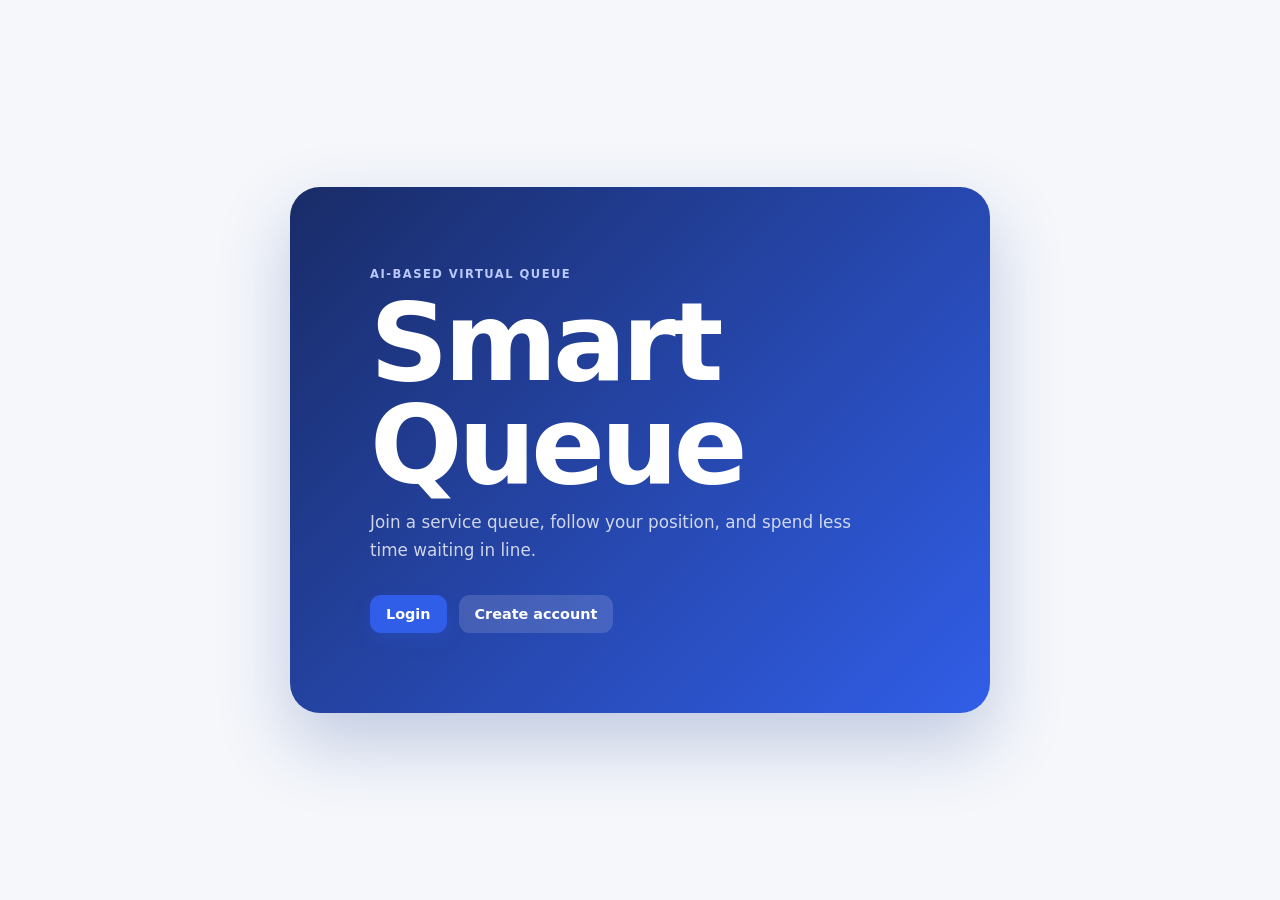
<file: smart-queue/frontend/index.html>
<!doctype html>
<html lang="en">
<head>
    <meta charset="UTF-8">
    <meta name="viewport" content="width=device-width, initial-scale=1.0">
    <title>Smart Queue</title>
    <link rel="stylesheet" href="css/style.css">
</head>
<body class="landing-page">
<main class="landing-shell">
    <section class="hero-card">
        <p class="eyebrow">AI-Based Virtual Queue</p>
        <h1>Smart Queue</h1>
        <p class="hero-copy">Join a service queue, follow your position, and spend less time waiting in line.</p>
        <div class="hero-actions">
            <a class="button primary" href="login.html">Login</a>
            <a class="button secondary" href="register.html">Create account</a>
        </div>
    </section>
</main>
<script src="js/api.js"></script>
<script src="js/auth.js"></script>
<script>
    document.addEventListener('DOMContentLoaded', () => {
        const session = SmartQueueAuth.getSession();
        if (session) {
            SmartQueueAuth.redirectByRole(session.role);
        }
    });
</script>
</body>
</html>
</file>
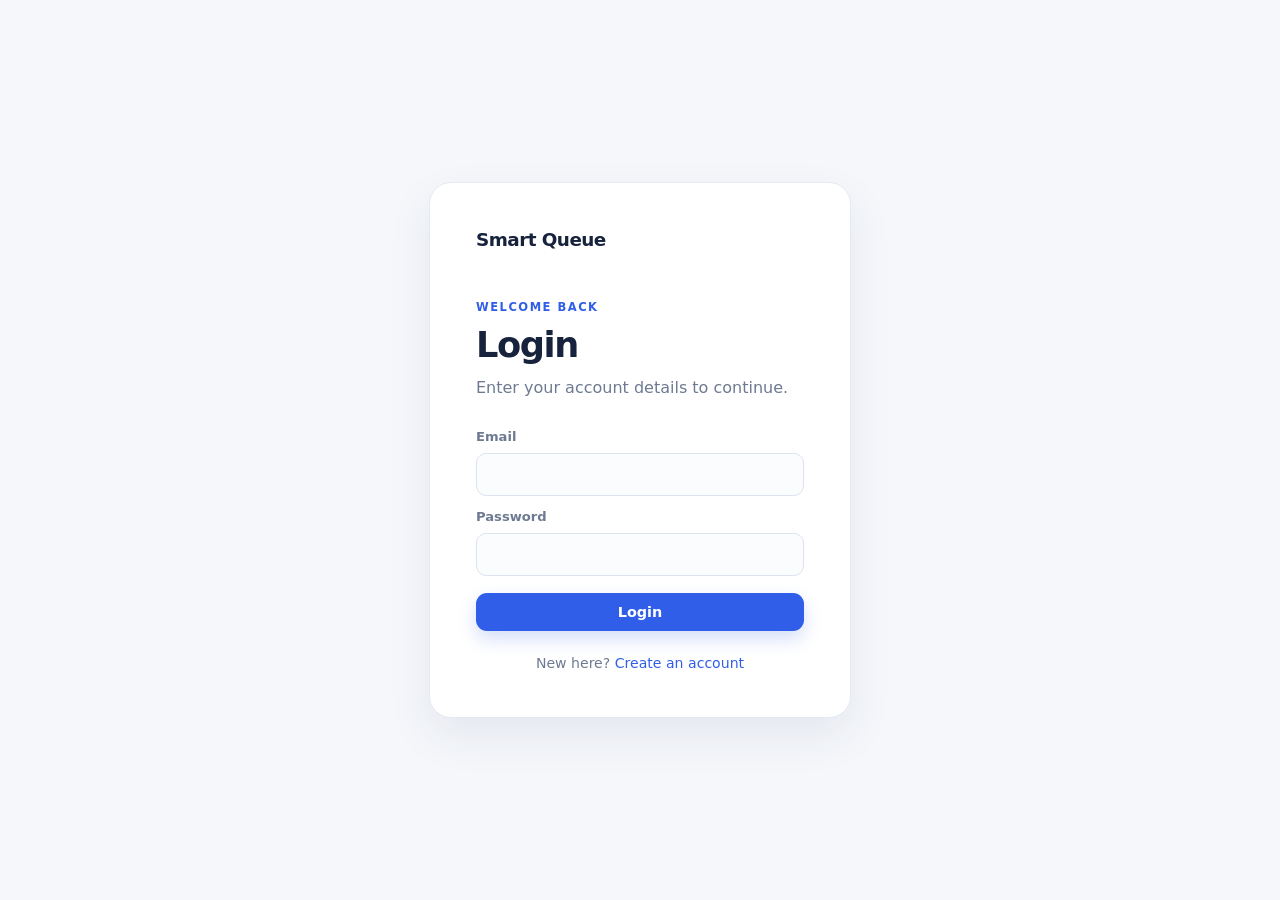
<file: smart-queue/frontend/admin-dashboard.html>
<!doctype html>
<html lang="en">
<head>
    <meta charset="UTF-8">
    <meta name="viewport" content="width=device-width, initial-scale=1.0">
    <title>Admin Dashboard | Smart Queue</title>
    <link rel="stylesheet" href="css/style.css">
</head>
<body>
<header class="site-header">
    <a class="brand-link" href="admin-dashboard.html">Smart Queue</a>
    <div class="header-actions">
        <span id="header-user-name" class="user-label"></span>
        <button id="logout-button" class="button ghost" type="button">Logout</button>
    </div>
</header>
<main class="page-shell">
    <div id="admin-message" class="message" role="status" aria-live="polite"></div>
    <section class="section-heading">
        <div>
            <p class="eyebrow">System control</p>
            <h1>Admin dashboard</h1>
        </div>
    </section>

    <section class="content-section two-column admin-forms">
        <form id="service-form" class="panel stack-form">
            <div class="section-title-row"><div><p class="eyebrow">Configuration</p><h2 id="service-form-title">Add service</h2></div></div>
            <input id="service-id" type="hidden">
            <label for="service-name">Service name</label>
            <input id="service-name" type="text" required>
            <label for="service-description">Description</label>
            <textarea id="service-description" rows="3"></textarea>
            <label for="service-average-time">Average service time (minutes)</label>
            <input id="service-average-time" type="number" min="1" required>
            <label class="checkbox-label"><input id="service-active" type="checkbox" checked> Active</label>
            <div class="form-actions"><button class="button primary" type="submit">Save service</button><button id="service-cancel-edit" class="button secondary hidden" type="button">Cancel edit</button></div>
        </form>
        <form id="counter-form" class="panel stack-form">
            <div class="section-title-row"><div><p class="eyebrow">Capacity</p><h2 id="counter-form-title">Add counter</h2></div></div>
            <input id="counter-id" type="hidden">
            <label for="counter-number">Counter number</label>
            <input id="counter-number" type="number" min="1" required>
            <label for="counter-service">Service</label>
            <select id="counter-service" required></select>
            <label class="checkbox-label"><input id="counter-active" type="checkbox" checked> Active</label>
            <div class="form-actions"><button class="button primary" type="submit">Save counter</button><button id="counter-cancel-edit" class="button secondary hidden" type="button">Cancel edit</button></div>
        </form>
    </section>

    <section class="content-section panel">
        <div class="section-title-row"><div><p class="eyebrow">Manage offerings</p><h2>Services</h2></div></div>
        <div class="table-wrap"><table><thead><tr><th>Name</th><th>Description</th><th>Average time</th><th>Status</th><th></th></tr></thead><tbody id="admin-services-body"></tbody></table></div>
        <div id="admin-services-empty" class="empty-table">No services found.</div>
    </section>

    <section class="content-section panel">
        <div class="section-title-row"><div><p class="eyebrow">Manage capacity</p><h2>Counters</h2></div></div>
        <div class="table-wrap"><table><thead><tr><th>Number</th><th>Service</th><th>Status</th><th></th></tr></thead><tbody id="admin-counters-body"></tbody></table></div>
        <div id="admin-counters-empty" class="empty-table">No counters found.</div>
    </section>
</main>
<script src="js/api.js"></script>
<script src="js/auth.js"></script>
<script src="js/admin.js"></script>
</body>
</html>
</file>
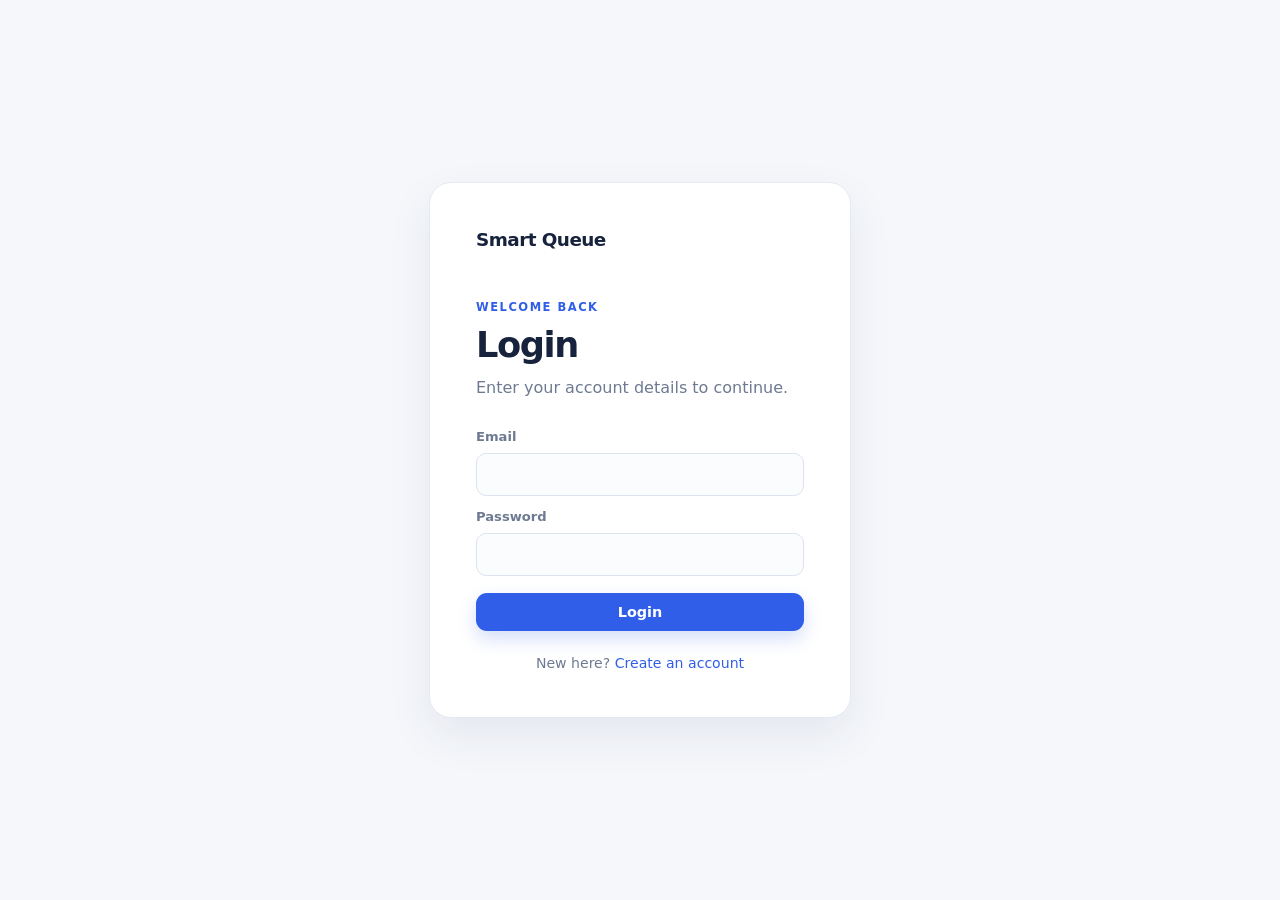
<file: smart-queue/frontend/login.html>
<!doctype html>
<html lang="en">
<head>
    <meta charset="UTF-8">
    <meta name="viewport" content="width=device-width, initial-scale=1.0">
    <title>Login | Smart Queue</title>
    <link rel="stylesheet" href="css/style.css">
</head>
<body class="auth-page">
<main class="auth-shell">
    <section class="auth-card">
        <a class="brand-link" href="index.html">Smart Queue</a>
        <p class="eyebrow">Welcome back</p>
        <h1>Login</h1>
        <p class="muted">Enter your account details to continue.</p>
        <div id="login-message" class="message" role="status" aria-live="polite"></div>
        <form id="login-form" class="stack-form">
            <label for="email">Email</label>
            <input id="email" name="email" type="email" autocomplete="email" required>
            <label for="password">Password</label>
            <input id="password" name="password" type="password" autocomplete="current-password" required>
            <button class="button primary" type="submit">Login</button>
        </form>
        <p class="form-footer">New here? <a href="register.html">Create an account</a></p>
    </section>
</main>
<script src="js/api.js"></script>
<script src="js/auth.js"></script>
</body>
</html>
</file>
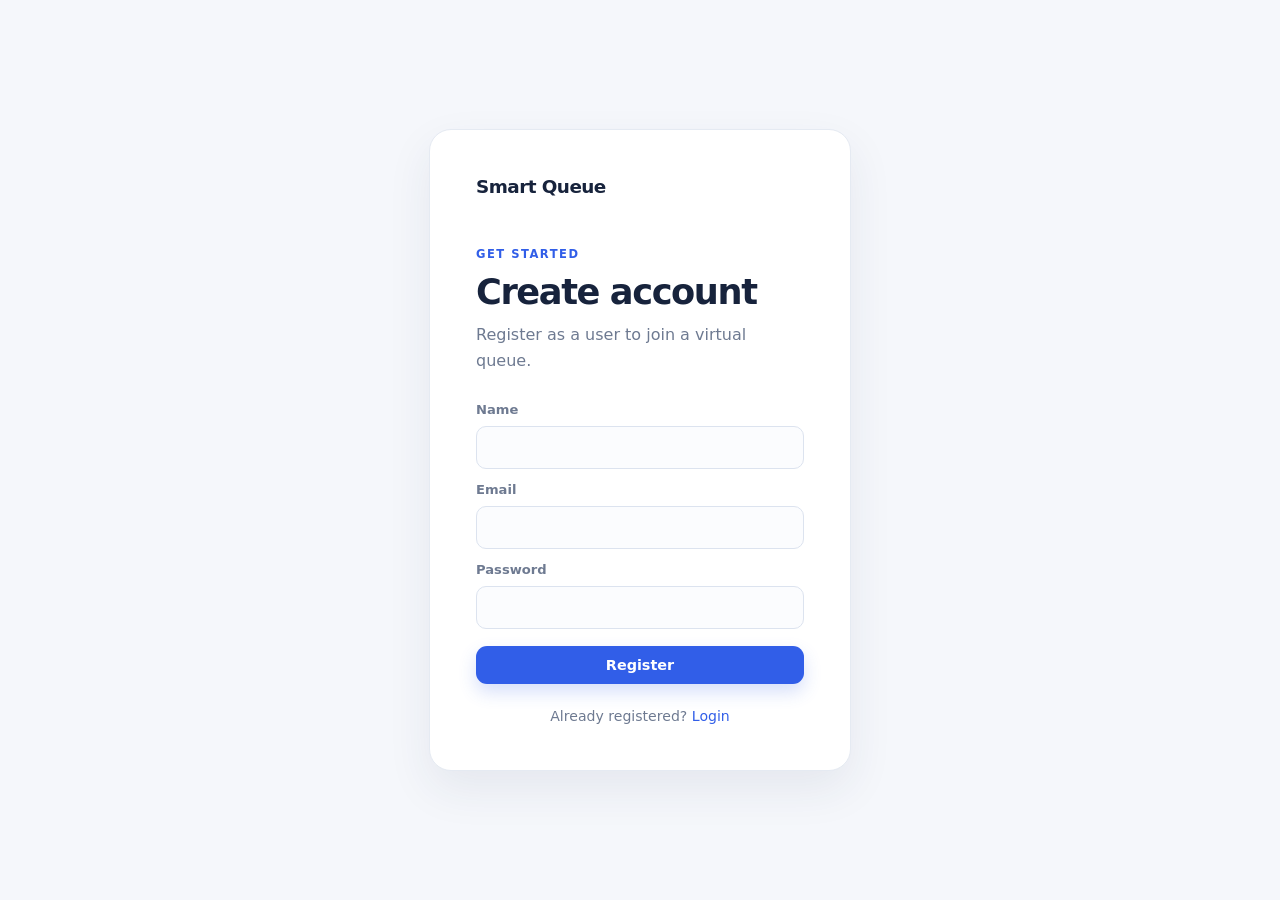
<file: smart-queue/frontend/register.html>
<!doctype html>
<html lang="en">
<head>
    <meta charset="UTF-8">
    <meta name="viewport" content="width=device-width, initial-scale=1.0">
    <title>Register | Smart Queue</title>
    <link rel="stylesheet" href="css/style.css">
</head>
<body class="auth-page">
<main class="auth-shell">
    <section class="auth-card">
        <a class="brand-link" href="index.html">Smart Queue</a>
        <p class="eyebrow">Get started</p>
        <h1>Create account</h1>
        <p class="muted">Register as a user to join a virtual queue.</p>
        <div id="register-message" class="message" role="status" aria-live="polite"></div>
        <form id="register-form" class="stack-form">
            <label for="name">Name</label>
            <input id="name" name="name" type="text" autocomplete="name" required>
            <label for="email">Email</label>
            <input id="email" name="email" type="email" autocomplete="email" required>
            <label for="password">Password</label>
            <input id="password" name="password" type="password" minlength="8" autocomplete="new-password" required>
            <button class="button primary" type="submit">Register</button>
        </form>
        <p class="form-footer">Already registered? <a href="login.html">Login</a></p>
    </section>
</main>
<script src="js/api.js"></script>
<script src="js/auth.js"></script>
</body>
</html>
</file>
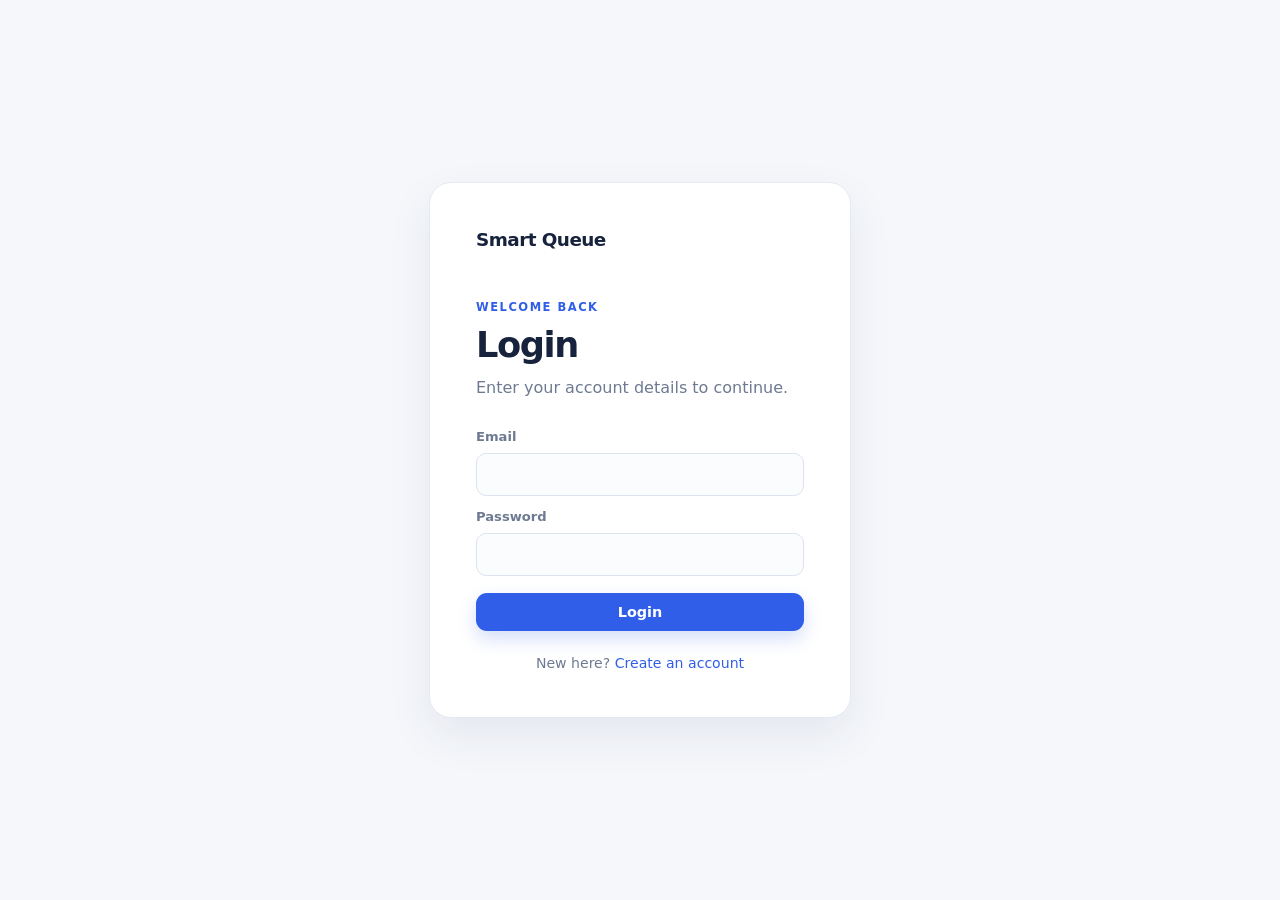
<file: smart-queue/frontend/staff-dashboard.html>
<!doctype html>
<html lang="en">
<head>
    <meta charset="UTF-8">
    <meta name="viewport" content="width=device-width, initial-scale=1.0">
    <title>Staff Dashboard | Smart Queue</title>
    <link rel="stylesheet" href="css/style.css">
</head>
<body>
<header class="site-header">
    <a class="brand-link" href="staff-dashboard.html">Smart Queue</a>
    <div class="header-actions">
        <span id="header-user-name" class="user-label"></span>
        <button id="logout-button" class="button ghost" type="button">Logout</button>
    </div>
</header>
<main class="page-shell">
    <div id="staff-message" class="message" role="status" aria-live="polite"></div>
    <section class="section-heading">
        <div>
            <p class="eyebrow">Operations view</p>
            <h1>Staff dashboard</h1>
        </div>
        <span class="live-pill"><span class="live-dot"></span> Read-only live queue</span>
    </section>
    <section class="panel">
        <div class="section-title-row">
            <div>
                <p class="eyebrow">Service queue</p>
                <h2>Current queue</h2>
            </div>
            <label class="compact-label" for="staff-service-select">Service
                <select id="staff-service-select"></select>
            </label>
        </div>
        <div class="table-wrap">
            <table>
                <thead><tr><th>Token</th><th>Position</th><th>Status</th><th>Estimated wait</th></tr></thead>
                <tbody id="staff-queue-body"></tbody>
            </table>
        </div>
        <div id="staff-queue-empty" class="empty-table">Select a service to view its queue.</div>
    </section>
</main>
<script src="js/api.js"></script>
<script src="js/auth.js"></script>
<script src="js/staff.js"></script>
</body>
</html>
</file>
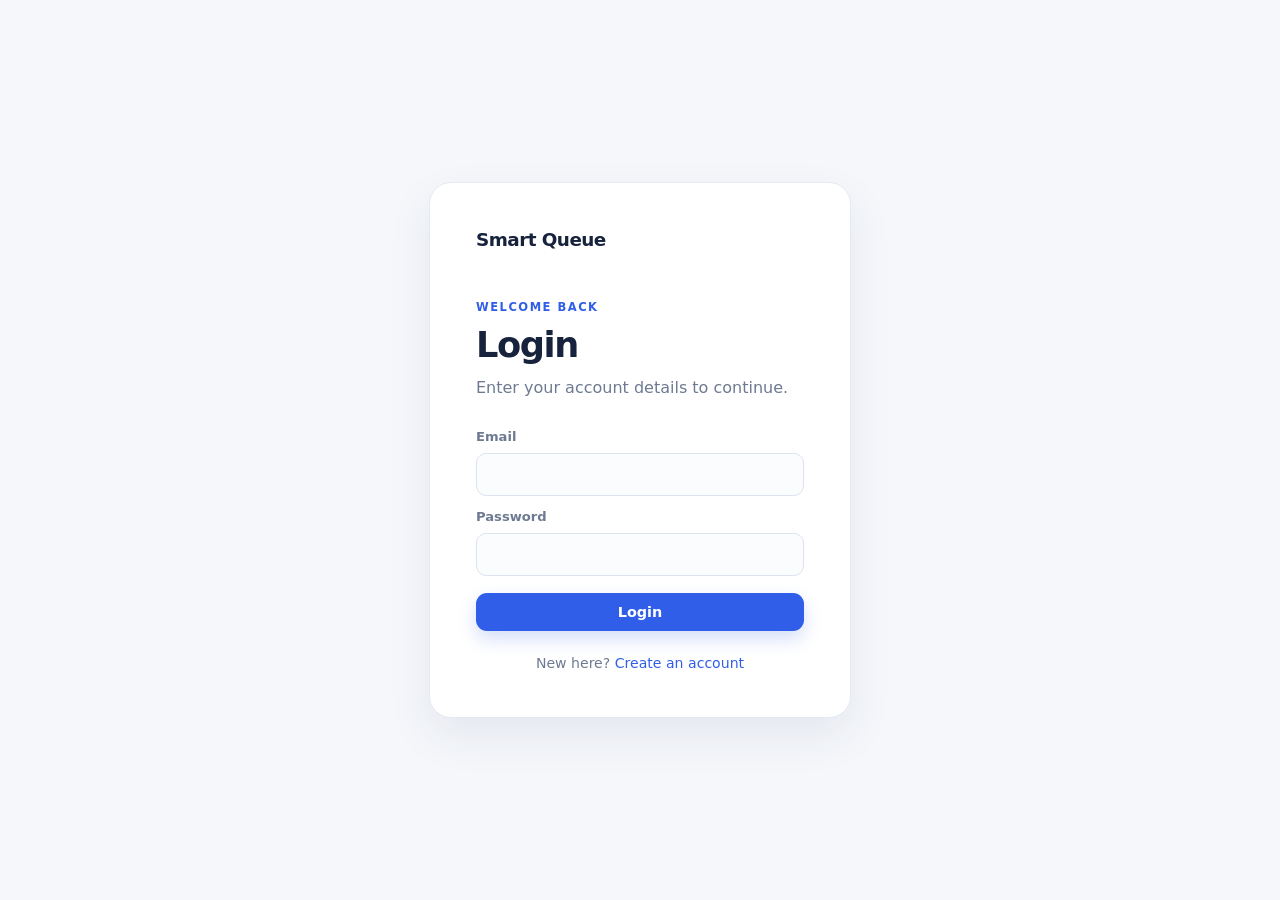
<file: smart-queue/frontend/user-dashboard.html>
<!doctype html>
<html lang="en">
<head>
    <meta charset="UTF-8">
    <meta name="viewport" content="width=device-width, initial-scale=1.0">
    <title>User Dashboard | Smart Queue</title>
    <link rel="stylesheet" href="css/style.css">
</head>
<body>
<header class="site-header">
    <a class="brand-link" href="user-dashboard.html">Smart Queue</a>
    <div class="header-actions">
        <span id="header-user-name" class="user-label"></span>
        <button id="logout-button" class="button ghost" type="button">Logout</button>
    </div>
</header>
<main class="page-shell">
    <div id="user-message" class="message" role="status" aria-live="polite"></div>
    <section class="section-heading">
        <div>
            <p class="eyebrow">Your queue companion</p>
            <h1>User dashboard</h1>
        </div>
        <span class="live-pill"><span class="live-dot"></span> Live updates every 10 seconds</span>
    </section>

    <section id="my-token-panel" class="featured-card empty-state">
        <p class="eyebrow">My token</p>
        <h2>No active token selected</h2>
        <p class="muted">Get a token from an available service to see your position here.</p>
    </section>

    <section class="content-section">
        <div class="section-title-row">
            <div>
                <p class="eyebrow">Choose where to go</p>
                <h2>Available services</h2>
            </div>
        </div>
        <div id="services-list" class="card-grid"></div>
    </section>

    <section class="content-section two-column">
        <div class="panel">
            <div class="section-title-row">
                <div>
                    <p class="eyebrow">Live position</p>
                    <h2>Current queue</h2>
                </div>
                <label class="compact-label" for="queue-service-select">Service
                    <select id="queue-service-select"></select>
                </label>
            </div>
            <div class="table-wrap">
                <table>
                    <thead><tr><th>Token</th><th>Position</th><th>Status</th><th>Wait</th></tr></thead>
                    <tbody id="queue-table-body"></tbody>
                </table>
            </div>
            <div id="queue-empty" class="empty-table">Select a service to view its queue.</div>
        </div>
        <div id="my-position-panel" class="panel position-panel">
            <p class="eyebrow">My token position</p>
            <h2>Choose a token</h2>
            <p class="muted">Your detailed position will appear here when you have an active token for this service.</p>
        </div>
    </section>

    <section class="content-section panel">
        <div class="section-title-row">
            <div>
                <p class="eyebrow">History</p>
                <h2>My tokens</h2>
            </div>
        </div>
        <div class="table-wrap">
            <table>
                <thead><tr><th>Token</th><th>Service</th><th>Status</th><th>Position</th><th>Wait</th><th>Created</th><th></th></tr></thead>
                <tbody id="tokens-table-body"></tbody>
            </table>
        </div>
        <div id="tokens-empty" class="empty-table">No tokens yet.</div>
    </section>
</main>
<script src="js/api.js"></script>
<script src="js/auth.js"></script>
<script src="js/user.js"></script>
</body>
</html>
</file>
<file: smart-queue/frontend/css/style.css>
:root {
    --ink: #17233c;
    --muted: #6e7a91;
    --line: #e5eaf2;
    --surface: #ffffff;
    --background: #f5f7fb;
    --primary: #315ee8;
    --primary-dark: #2448b5;
    --accent: #15a37a;
    --warning: #b76b00;
    --danger: #cc3d50;
    --shadow: 0 18px 45px rgba(34, 54, 95, 0.08);
    font-family: Inter, ui-sans-serif, system-ui, -apple-system, BlinkMacSystemFont, "Segoe UI", sans-serif;
    color: var(--ink);
    background: var(--background);
}

* { box-sizing: border-box; }
body { margin: 0; min-width: 320px; background: var(--background); }
a { color: var(--primary); text-decoration: none; }
a:hover { text-decoration: underline; }
h1, h2, h3, p { margin-top: 0; }
h1 { margin-bottom: 10px; font-size: clamp(2rem, 4vw, 3.2rem); letter-spacing: -0.04em; }
h2 { margin-bottom: 8px; font-size: 1.35rem; letter-spacing: -0.02em; }

.site-header {
    align-items: center;
    background: var(--surface);
    border-bottom: 1px solid var(--line);
    display: flex;
    justify-content: space-between;
    padding: 18px clamp(20px, 5vw, 72px);
    position: sticky;
    top: 0;
    z-index: 10;
}
.brand-link { color: var(--ink); font-size: 1.15rem; font-weight: 800; letter-spacing: -0.03em; }
.brand-link:hover { text-decoration: none; }
.header-actions, .hero-actions, .form-actions { align-items: center; display: flex; gap: 12px; }
.user-label { color: var(--muted); font-size: 0.92rem; }
.page-shell { margin: 0 auto; max-width: 1320px; padding: 52px clamp(20px, 5vw, 72px) 80px; }
.section-heading, .section-title-row { align-items: flex-start; display: flex; gap: 20px; justify-content: space-between; }
.section-heading { align-items: center; margin-bottom: 32px; }
.content-section { margin-top: 28px; }
.eyebrow { color: var(--primary); font-size: 0.72rem; font-weight: 800; letter-spacing: 0.13em; margin-bottom: 10px; text-transform: uppercase; }
.muted { color: var(--muted); line-height: 1.6; }
.two-column { display: grid; gap: 28px; grid-template-columns: minmax(0, 1.6fr) minmax(280px, 0.8fr); }
.panel, .featured-card, .service-card, .auth-card { background: var(--surface); border: 1px solid var(--line); border-radius: 22px; box-shadow: var(--shadow); }
.panel { padding: 26px; }
.featured-card { background: linear-gradient(135deg, #274cc0, #4679f7); color: white; min-height: 190px; padding: 30px; }
.featured-card .eyebrow, .featured-card .muted { color: rgba(255,255,255,0.78); }
.featured-card h2 { font-size: clamp(2.2rem, 5vw, 4rem); margin-bottom: 6px; }
.featured-card .token-meta { display: flex; flex-wrap: wrap; gap: 12px 24px; margin-top: 20px; }
.token-meta strong { display: block; font-size: 1.15rem; }
.token-meta span { color: rgba(255,255,255,0.78); font-size: 0.78rem; }
.card-grid { display: grid; gap: 18px; grid-template-columns: repeat(auto-fit, minmax(230px, 1fr)); }
.service-card { display: flex; flex-direction: column; justify-content: space-between; min-height: 188px; padding: 24px; }
.service-card h3 { font-size: 1.15rem; margin-bottom: 8px; }
.service-card .service-time { color: var(--muted); font-size: 0.9rem; margin-bottom: 20px; }
.service-card .button { align-self: flex-start; }

.button { border: 0; border-radius: 11px; cursor: pointer; display: inline-flex; font: inherit; font-size: 0.9rem; font-weight: 750; justify-content: center; padding: 11px 16px; transition: background .2s ease, transform .2s ease, box-shadow .2s ease; }
.button:hover { text-decoration: none; transform: translateY(-1px); }
.button:disabled { cursor: not-allowed; opacity: .55; transform: none; }
.button.primary { background: var(--primary); box-shadow: 0 8px 18px rgba(49, 94, 232, .2); color: white; }
.button.primary:hover { background: var(--primary-dark); }
.button.secondary { background: #edf1fb; color: var(--primary-dark); }
.button.ghost { background: transparent; border: 1px solid var(--line); color: var(--ink); }
.button.danger { background: #fff0f1; color: var(--danger); }
.button.small { font-size: .78rem; padding: 7px 10px; }
.live-pill { align-items: center; background: #e9f8f2; border-radius: 999px; color: #14805f; display: inline-flex; font-size: .78rem; font-weight: 750; gap: 8px; padding: 8px 12px; white-space: nowrap; }
.live-dot { background: #1ab37f; border-radius: 50%; height: 7px; width: 7px; }

.table-wrap { overflow-x: auto; }
table { border-collapse: collapse; min-width: 650px; width: 100%; }
th, td { border-bottom: 1px solid var(--line); padding: 14px 12px; text-align: left; vertical-align: middle; }
th { color: var(--muted); font-size: .72rem; font-weight: 800; letter-spacing: .08em; text-transform: uppercase; }
td { font-size: .9rem; }
tbody tr:last-child td { border-bottom: 0; }
.empty-table { color: var(--muted); font-size: .9rem; padding: 24px 12px 4px; text-align: center; }
.status-badge { border-radius: 999px; display: inline-flex; font-size: .7rem; font-weight: 800; letter-spacing: .04em; padding: 6px 9px; text-transform: uppercase; }
.status-waiting, .status-called, .status-serving { background: #eaf0ff; color: #2d55bd; }
.status-completed { background: #e8f7ef; color: #188152; }
.status-cancelled, .status-no_show { background: #fff0f1; color: #b92e44; }
.status-active { background: #e8f7ef; color: #188152; }
.status-inactive { background: #f0f2f6; color: #70798b; }
.compact-label { align-items: center; color: var(--muted); display: flex; font-size: .74rem; font-weight: 800; gap: 8px; text-transform: uppercase; }
select, input, textarea { background: #fbfcfe; border: 1px solid #dce3ef; border-radius: 10px; color: var(--ink); font: inherit; padding: 11px 12px; width: 100%; }
select:focus, input:focus, textarea:focus { border-color: var(--primary); box-shadow: 0 0 0 3px rgba(49,94,232,.12); outline: none; }
.compact-label select { font-size: .86rem; min-width: 170px; text-transform: none; }
.stack-form { display: flex; flex-direction: column; gap: 9px; }
.stack-form label { color: var(--muted); font-size: .82rem; font-weight: 700; margin-top: 4px; }
.stack-form .button { margin-top: 8px; }
.checkbox-label { align-items: center; display: flex; gap: 8px; }
.checkbox-label input { accent-color: var(--primary); width: auto; }
.hidden { display: none !important; }
.message { border-radius: 11px; display: none; font-size: .88rem; margin-bottom: 20px; padding: 12px 14px; }
.message.visible { display: block; }
.message.success { background: #e8f7ef; color: #16754c; }
.message.error { background: #fff0f1; color: #ad3044; }
.position-panel { min-height: 230px; }
.position-highlight { color: var(--primary); font-size: 3.2rem; font-weight: 850; letter-spacing: -.06em; margin: 18px 0 5px; }
.position-details { display: grid; gap: 12px; grid-template-columns: 1fr 1fr; margin-top: 22px; }
.position-details span { color: var(--muted); display: block; font-size: .75rem; }
.position-details strong { display: block; font-size: 1rem; margin-top: 3px; }

.landing-page, .auth-page { align-items: center; display: flex; min-height: 100vh; justify-content: center; }
.landing-shell { max-width: 760px; padding: 30px; width: 100%; }
.hero-card { background: linear-gradient(135deg, #192c68, #315ee8); border-radius: 30px; box-shadow: 0 30px 70px rgba(37, 67, 153, .25); color: white; padding: clamp(38px, 8vw, 80px); }
.hero-card .eyebrow { color: #b9c9ff; }
.hero-card h1 { font-size: clamp(3rem, 9vw, 6.8rem); line-height: .95; }
.hero-copy { color: rgba(255,255,255,.78); font-size: 1.05rem; line-height: 1.7; max-width: 490px; }
.hero-actions { margin-top: 30px; }
.hero-actions .secondary { background: rgba(255,255,255,.14); color: white; }
.auth-shell { max-width: 470px; padding: 24px; width: 100%; }
.auth-card { padding: clamp(26px, 6vw, 46px); }
.auth-card .brand-link { display: inline-block; margin-bottom: 50px; }
.auth-card h1 { font-size: 2.2rem; }
.stack-form { margin-top: 24px; }
.form-footer { color: var(--muted); font-size: .88rem; margin: 24px 0 0; text-align: center; }

@media (max-width: 800px) {
    .two-column { grid-template-columns: 1fr; }
    .section-heading { align-items: flex-start; flex-direction: column; }
    .site-header { padding: 16px 20px; }
    .page-shell { padding: 34px 20px 60px; }
}
@media (max-width: 520px) {
    .header-actions { gap: 8px; }
    .user-label { display: none; }
    .panel { padding: 20px; }
    .section-title-row { align-items: flex-start; flex-direction: column; }
    .compact-label { align-items: flex-start; flex-direction: column; width: 100%; }
    .compact-label select { width: 100%; }
    .hero-actions { align-items: stretch; flex-direction: column; }
    .hero-actions .button { width: 100%; }
}
</file>
